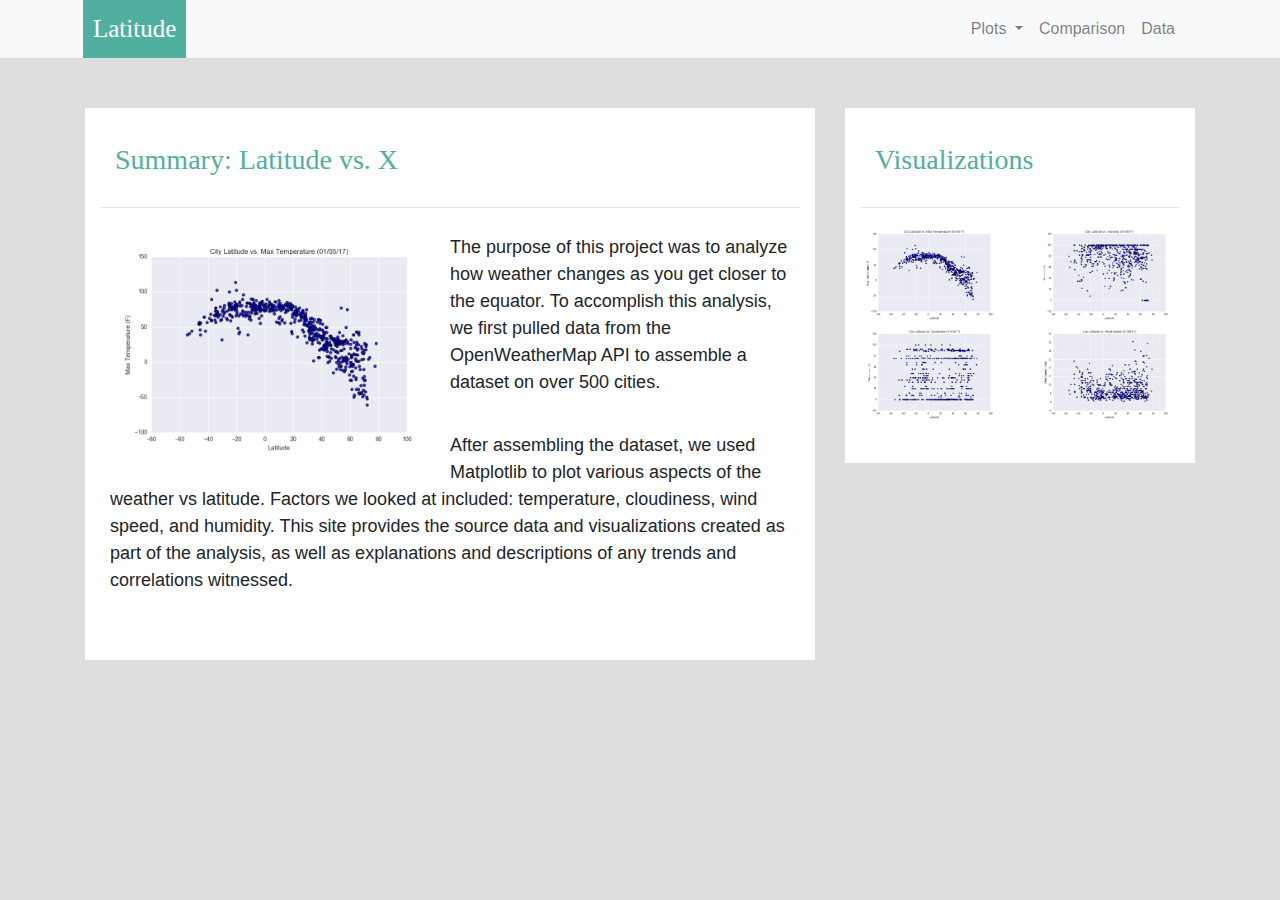
<file: index.html>
<!DOCTYPE html>
<html lang="en">

<head>
  <meta charset="UTF-8">
  <title>Latitude</title>
  <link rel="stylesheet" href="https://stackpath.bootstrapcdn.com/bootstrap/4.3.1/css/bootstrap.min.css" integrity="sha384-ggOyR0iXCbMQv3Xipma34MD+dH/1fQ784/j6cY/iJTQUOhcWr7x9JvoRxT2MZw1T" crossorigin="anonymous">

  <script src="https://code.jquery.com/jquery-3.3.1.slim.min.js" integrity="sha384-q8i/X+965DzO0rT7abK41JStQIAqVgRVzpbzo5smXKp4YfRvH+8abtTE1Pi6jizo" crossorigin="anonymous"></script>
  <script src="https://cdnjs.cloudflare.com/ajax/libs/popper.js/1.14.7/umd/popper.min.js" integrity="sha384-UO2eT0CpHqdSJQ6hJty5KVphtPhzWj9WO1clHTMGa3JDZwrnQq4sF86dIHNDz0W1" crossorigin="anonymous"></script>
  <script src="https://stackpath.bootstrapcdn.com/bootstrap/4.3.1/js/bootstrap.min.js" integrity="sha384-JjSmVgyd0p3pXB1rRibZUAYoIIy6OrQ6VrjIEaFf/nJGzIxFDsf4x0xIM+B07jRM" crossorigin="anonymous"></script>

  <link rel="stylesheet" href="style.css">
</head>
<body>
    
    <!--Navbar adjustments-->
    <nav class="navbar navbar-expand-lg navbar-light bg-light">
        <div class="container">
            <a class="navbar-brand text-white" href="index.html" >Latitude</a>
            <button class="navbar-toggler" type="button" data-toggle="collapse" data-target="#navbarSupportedContent" aria-controls="navbarSupportedContent" aria-expanded="false" aria-label="Toggle navigation">
                <span class="navbar-toggler-icon"></span>
            </button>
            
            <div class="collapse navbar-collapse" id="navbarSupportedContent">
                <ul class="navbar-nav ml-auto">    
                    <li class="nav-item dropdown">
                        <a class="nav-link dropdown-toggle" href="#" id="navbarDropdown" role="button" data-toggle="dropdown" aria-haspopup="true" aria-expanded="false">
                            Plots
                        </a>
                        <div class="dropdown-menu dropdown-menu-right" aria-labelledby="navbarDropdown">
                            <a class="dropdown-item" href="max_temp.html">Max Temperature</a>
                            <a class="dropdown-item" href="humidity.html">Humidity</a>
                            <a class="dropdown-item" href="cloudiness.html">Cloudiness</a>
                            <a class="dropdown-item" href="windspeed.html">Wind Speed</a>
                        </div>
                    </li>
                    <li class="nav-item">
                        <a class="nav-link" href="comparison.html">Comparison</a>
                    </li>
                    <li class="nav-item">
                        <a class="nav-link" href="data.html">Data</a>
                    </li>
                </ul>
            </div>
        </div>
    </nav>
    
    <!--create container, rows and columns and add images -->
    <div class="container content">    
        <div class="row">
            <div class="col-md-8">
                <div class="col-md-12">
                    <h3>Summary: Latitude vs. X </h3>
                    <hr>
                    <div class="thumbnail">
                        <img class="img-thumbnail float-left" src="Resources/assets/images/Fig1.png " width="50%" alt="temperature">
                    </div>
                    <p>The purpose of this project was to analyze how weather changes as you get closer to the equator. To accomplish this analysis, we first pulled data from the OpenWeatherMap API to assemble a dataset on over 500 cities.  </p> 
                    
                    <p>After assembling the dataset, we used Matplotlib to plot various aspects of the weather vs latitude. Factors we looked at included: temperature, cloudiness, wind speed, and humidity. This site provides the source data and visualizations created as part of the analysis, as well as explanations and descriptions of any trends and correlations witnessed.</p>
                </div>
            </div>
            <!--visualization adjustments-->
            <div class="col-md-4">
                <div class="col-md-12">
                    <h3>Visualizations</h3>
                    <hr>
                    <div class="row">
                        <div class="col-3 col-md-6">
                            <a href="max_temp.html"><img src="Resources/assets/images/Fig1.png" width="100%"  alt="temperature">
                            </a> 
                        </div>
                        <div class="col-3 col-md-6">
                            <a href="humidity.html"><img src="Resources/assets/images/Fig2.png" width="100%" alt="humidity"></a>
                        </div>
                   
                        <div class="col-3 col-md-6">
                            <a href="cloudiness.html"><img src="Resources/assets/images/Fig3.png" width="100%"  alt="cloudiness"></a>
                        </div>

                        <div class="col-3 col-md-6">
                            <a href="windspeed.html"><img src="Resources/assets/images/Fig4.png"width="100%"  alt="wind speed"></a>
                        </div>
                    </div>
                </div>
            </div>
        </div>
    </div>
</body>
</html>
</file>
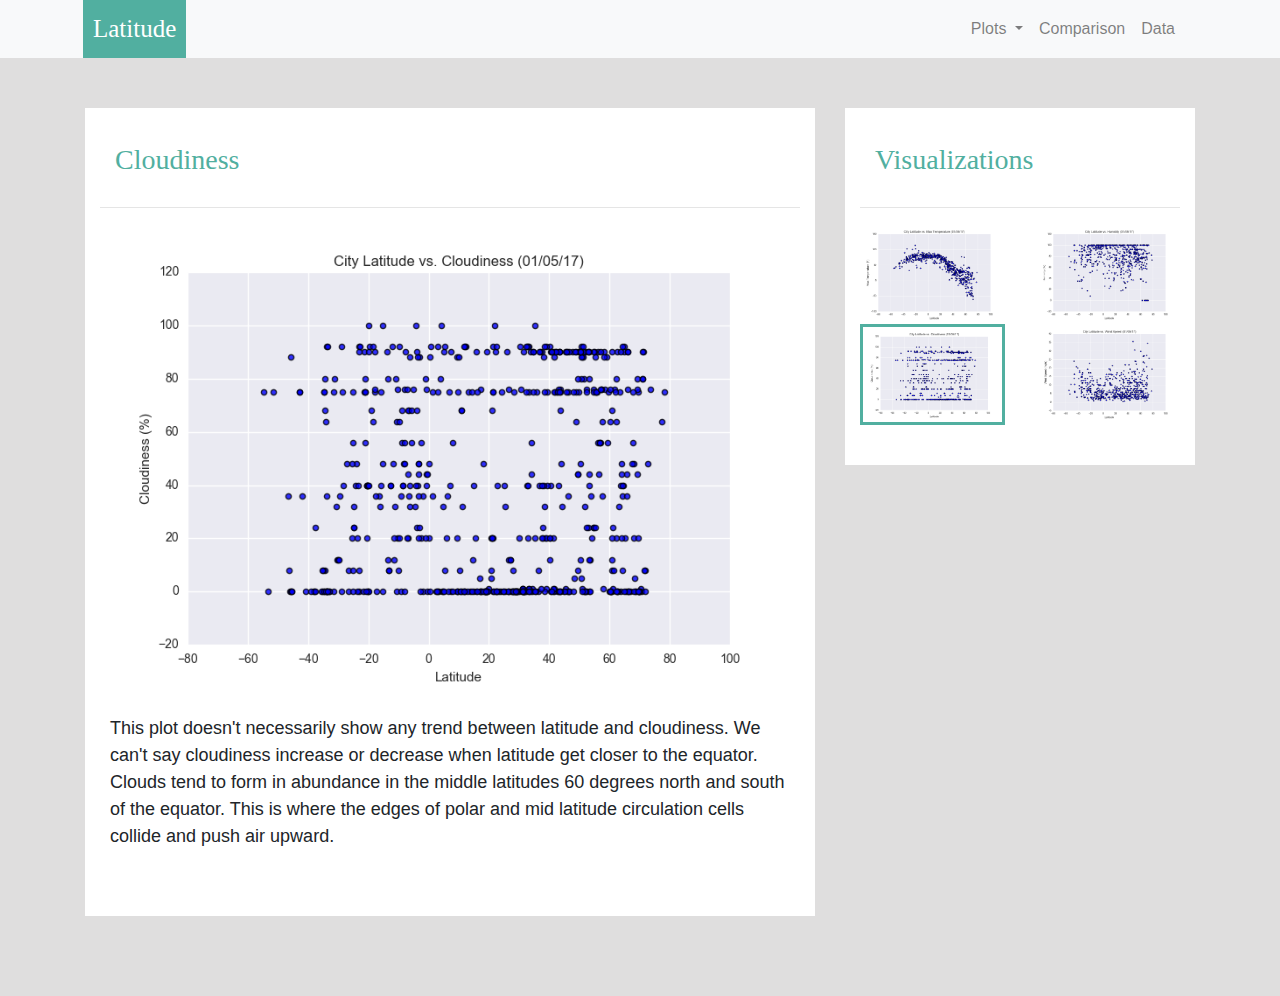
<file: cloudiness.html>
<!DOCTYPE html>
<html lang="en">

<head>
  <meta charset="UTF-8">
  <title>Cloudiness</title>
  <link rel="stylesheet" href="https://stackpath.bootstrapcdn.com/bootstrap/4.3.1/css/bootstrap.min.css" integrity="sha384-ggOyR0iXCbMQv3Xipma34MD+dH/1fQ784/j6cY/iJTQUOhcWr7x9JvoRxT2MZw1T" crossorigin="anonymous">

  <script src="https://code.jquery.com/jquery-3.3.1.slim.min.js" integrity="sha384-q8i/X+965DzO0rT7abK41JStQIAqVgRVzpbzo5smXKp4YfRvH+8abtTE1Pi6jizo" crossorigin="anonymous"></script>
  <script src="https://cdnjs.cloudflare.com/ajax/libs/popper.js/1.14.7/umd/popper.min.js" integrity="sha384-UO2eT0CpHqdSJQ6hJty5KVphtPhzWj9WO1clHTMGa3JDZwrnQq4sF86dIHNDz0W1" crossorigin="anonymous"></script>
  <script src="https://stackpath.bootstrapcdn.com/bootstrap/4.3.1/js/bootstrap.min.js" integrity="sha384-JjSmVgyd0p3pXB1rRibZUAYoIIy6OrQ6VrjIEaFf/nJGzIxFDsf4x0xIM+B07jRM" crossorigin="anonymous"></script>

  <link rel="stylesheet" href="style.css">
</head>
<body>
    <!--Navbar adjustments-->
    <nav class="navbar navbar-expand-lg navbar-light bg-light">
        <div class="container">
            <a class="navbar-brand text-white" href="index.html">Latitude</a>
            <button class="navbar-toggler" type="button" data-toggle="collapse" data-target="#navbarSupportedContent" aria-controls="navbarSupportedContent" aria-expanded="false" aria-label="Toggle navigation">
                <span class="navbar-toggler-icon"></span>
            </button>
                
            <div class="collapse navbar-collapse" id="navbarSupportedContent">
                <ul class="navbar-nav ml-auto">    
                    <li class="nav-item dropdown">
                        <a class="nav-link dropdown-toggle" href="#" id="navbarDropdown" role="button" data-toggle="dropdown" aria-haspopup="true" aria-expanded="false">
                            Plots
                        </a>
                        <div class="dropdown-menu dropdown-menu-right" aria-labelledby="navbarDropdown">
                            <a class="dropdown-item" href="max_temp.html">Max Temperature</a>
                            <a class="dropdown-item" href="humidity.html">Humidity</a>
                            <a class="dropdown-item" href="cloudiness.html">Cloudiness</a>
                            <a class="dropdown-item" href="windspeed.html">Wind Speed</a>
                        </div>
                    </li>
                    <li class="nav-item">
                        <a class="nav-link" href="comparison.html">Comparison</a>
                    </li>
                    <li class="nav-item">
                        <a class="nav-link" href="data.html">Data</a>
                    </li>
                </ul>
            </div>
        </div> 
    </nav>
    <!--cloudiness content adjustments-->
    <div class="container content">
        <div class="row">
            <div class="col-md-8">
                <div class="col-md-12">
                    <h3>Cloudiness</h3>
                    <hr>
                    <img src="Resources/assets/images/Fig3.png" width="100%" alt="cloudiness">
                    <br>
                    <p>This plot doesn't necessarily show any trend between latitude and cloudiness. We can't say cloudiness increase or decrease when latitude get closer to the equator. Clouds tend to form in abundance in the middle latitudes 60 degrees north and south of the equator. This is where the edges of polar and mid latitude circulation cells collide and push air upward. </p>
                </div>
            </div>
            <!--visualizations container adjustments-->
            <div class="col-md-4">
                <div class="col-md-12">
                    <h3>Visualizations</h3>
                    <hr>
                    <div class="row">
                        <div class="col-3 col-md-6">
                            <a href="max_temp.html"><img src="Resources/assets/images/Fig1.png" width="100%" alt="temprature"></a>
                        </div>
                       
                        <div class="col-3 col-md-6">
                            <a href="humidity.html"><img src="Resources/assets/images/Fig2.png" width="100%" alt="humidity"></a>
                        </div>
                    
                        <div class="col-3 col-md-6">
                            <a href="cloudiness.html"><img class="pic" src="Resources/assets/images/Fig3.png" width="100%" alt="cloudiness"></a>
                        </div>
                        
                        <div class="col-3 col-md-6">
                            <a href="windspeed.html"><img src="Resources/assets/images/Fig4.png" width="100%" alt="windspeed"></a>
                        </div>
                    </div>
                </div>
            </div>            
        </div>    
    </div>
</body>
</html>
</file>
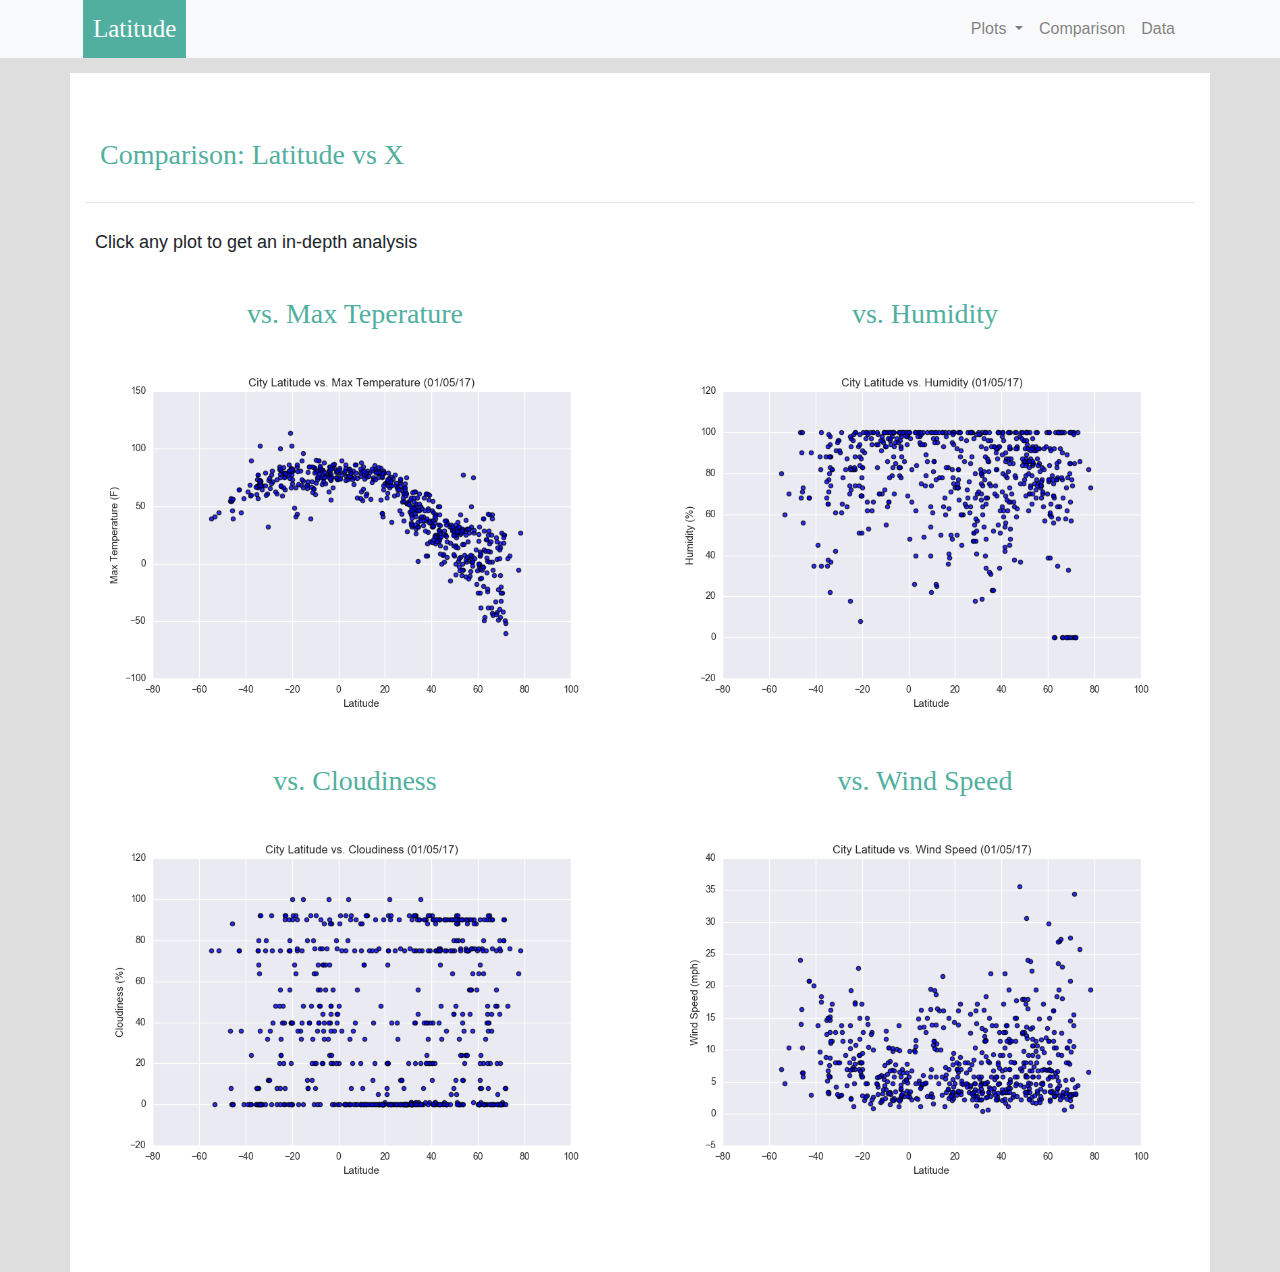
<file: comparison.html>
<!DOCTYPE html>
<html lang="en">

<head>
  <meta charset="UTF-8">
  <title>Comparison</title>
  <link rel="stylesheet" href="https://stackpath.bootstrapcdn.com/bootstrap/4.3.1/css/bootstrap.min.css" integrity="sha384-ggOyR0iXCbMQv3Xipma34MD+dH/1fQ784/j6cY/iJTQUOhcWr7x9JvoRxT2MZw1T" crossorigin="anonymous">

  <script src="https://code.jquery.com/jquery-3.3.1.slim.min.js" integrity="sha384-q8i/X+965DzO0rT7abK41JStQIAqVgRVzpbzo5smXKp4YfRvH+8abtTE1Pi6jizo" crossorigin="anonymous"></script>
  <script src="https://cdnjs.cloudflare.com/ajax/libs/popper.js/1.14.7/umd/popper.min.js" integrity="sha384-UO2eT0CpHqdSJQ6hJty5KVphtPhzWj9WO1clHTMGa3JDZwrnQq4sF86dIHNDz0W1" crossorigin="anonymous"></script>
  <script src="https://stackpath.bootstrapcdn.com/bootstrap/4.3.1/js/bootstrap.min.js" integrity="sha384-JjSmVgyd0p3pXB1rRibZUAYoIIy6OrQ6VrjIEaFf/nJGzIxFDsf4x0xIM+B07jRM" crossorigin="anonymous"></script>

  <link rel="stylesheet" href="style.css">
</head>
<body>
    <!--Navbar adjustments-->
    <nav class="navbar navbar-expand-lg navbar-light bg-light">
        <div class="container">
            <a class="navbar-brand text-white" href="index.html">Latitude</a>
            <button class="navbar-toggler" type="button" data-toggle="collapse" data-target="#navbarSupportedContent" aria-controls="navbarSupportedContent" aria-expanded="false" aria-label="Toggle navigation">
                <span class="navbar-toggler-icon"></span>
            </button>
                
            <div class="collapse navbar-collapse" id="navbarSupportedContent">
                <ul class="navbar-nav ml-auto">    
                    <li class="nav-item dropdown">
                        <a class="nav-link dropdown-toggle" href="#" id="navbarDropdown" role="button" data-toggle="dropdown" aria-haspopup="true" aria-expanded="false">
                            Plots
                        </a>
                        <div class="dropdown-menu dropdown-menu-right" aria-labelledby="navbarDropdown">
                            <a class="dropdown-item" href="temp.html">Max Temperature</a>
                            <a class="dropdown-item" href="humidity.html">Humidity</a>
                            <a class="dropdown-item" href="cloudiness.html">Cloudiness</a>
                            <a class="dropdown-item" href="windspeed.html">Wind Speed</a>
                        </div>
                    </li>
                    <li class="nav-item">
                        <a class="nav-link" href="comparison.html">Comparison</a>
                    </li>
                    <li class="nav-item">
                        <a class="nav-link" href="data.html">Data</a>
                    </li>
                </ul>
            </div>
        </div>
    </nav>
    
    <!--Add plots in a container-->
    <div class="container content bg-white">
        <h3>Comparison: Latitude vs X</h3>
        <hr>
        <p>Click any plot to get an in-depth analysis</p>
        <div class="row">
            <div class="col-md-6">
                <h3 class="text-center">vs. Max Teperature</h3>
                <a href="max_temp.html"><img width="100%" src="Resources/assets/images/Fig1.png"></a>   
            </div>
            <div class="col-md-6">
                <h3 class="text-center">vs. Humidity</h3>
                <a href="humidity.html"><img width="100%" src="Resources/assets/images/Fig2.png"></a>  
            </div>
        </div>
        <br>
        <div class="row">
            <div class="col-md-6">
                <h3 class="text-center">vs. Cloudiness </h3>
                <a href="cloudiness.html"><img width="100%" src="Resources/assets/images/Fig3.png"></a>   
            </div>
            <div class="col-md-6">
                <h3 class="text-center">vs. Wind Speed</h3>
                <a href="windspeed.html"><img width="100%" src="Resources/assets/images/Fig4.png"></a>  
            </div>
        </div>   
    </div>  
</body>
</html>
</file>
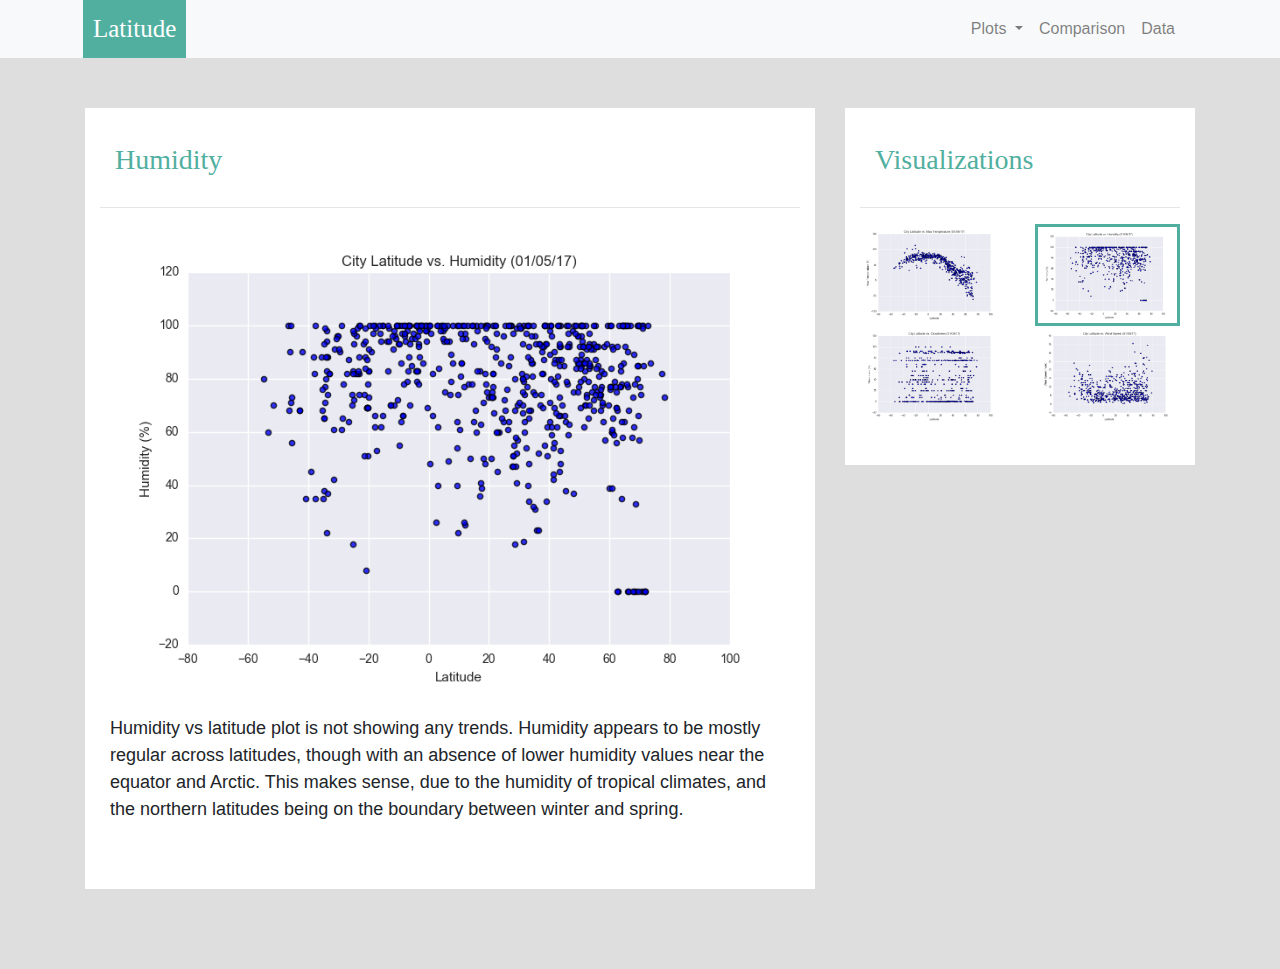
<file: humidity.html>
<!DOCTYPE html>
<html lang="en">

<head>
  <meta charset="UTF-8">
  <title>Humidity</title>
  <link rel="stylesheet" href="https://stackpath.bootstrapcdn.com/bootstrap/4.3.1/css/bootstrap.min.css" integrity="sha384-ggOyR0iXCbMQv3Xipma34MD+dH/1fQ784/j6cY/iJTQUOhcWr7x9JvoRxT2MZw1T" crossorigin="anonymous">

  <script src="https://code.jquery.com/jquery-3.3.1.slim.min.js" integrity="sha384-q8i/X+965DzO0rT7abK41JStQIAqVgRVzpbzo5smXKp4YfRvH+8abtTE1Pi6jizo" crossorigin="anonymous"></script>
  <script src="https://cdnjs.cloudflare.com/ajax/libs/popper.js/1.14.7/umd/popper.min.js" integrity="sha384-UO2eT0CpHqdSJQ6hJty5KVphtPhzWj9WO1clHTMGa3JDZwrnQq4sF86dIHNDz0W1" crossorigin="anonymous"></script>
  <script src="https://stackpath.bootstrapcdn.com/bootstrap/4.3.1/js/bootstrap.min.js" integrity="sha384-JjSmVgyd0p3pXB1rRibZUAYoIIy6OrQ6VrjIEaFf/nJGzIxFDsf4x0xIM+B07jRM" crossorigin="anonymous"></script>

  <link rel="stylesheet" href="style.css">
</head>
<body>
    <!--Navbar adjustments-->
    <nav class="navbar navbar-expand-lg navbar-light bg-light">
        <div class="container">
            <a class="navbar-brand text-white" href="index.html">Latitude</a>
            <button class="navbar-toggler" type="button" data-toggle="collapse" data-target="#navbarSupportedContent" aria-controls="navbarSupportedContent" aria-expanded="false" aria-label="Toggle navigation">
                <span class="navbar-toggler-icon"></span>
            </button>
                
            <div class="collapse navbar-collapse" id="navbarSupportedContent">
                <ul class="navbar-nav ml-auto">    
                    <li class="nav-item dropdown">
                        <a class="nav-link dropdown-toggle" href="#" id="navbarDropdown" role="button" data-toggle="dropdown" aria-haspopup="true" aria-expanded="false">
                            Plots
                        </a>
                        <div class="dropdown-menu dropdown-menu-right" aria-labelledby="navbarDropdown">
                            <a class="dropdown-item" href="temp.html">Max Temperature</a>
                            <a class="dropdown-item" href="humidity.html">Humidity</a>
                            <a class="dropdown-item" href="cloudiness.html">Cloudiness</a>
                            <a class="dropdown-item" href="windspeed.html">Wind Speed</a>
                        </div>
                    </li>
                    <li class="nav-item">
                        <a class="nav-link" href="comparison.html">Comparison</a>
                    </li>
                    <li class="nav-item">
                        <a class="nav-link" href="data.html">Data</a>
                    </li>
                </ul>
            </div>
        </div>
    </nav>

    <div class="container content">
        <div class="row">
            <div class="col-md-8">
                <div class="col-md-12">
                    <h3>Humidity</h3>
                    <hr>
                    
                    <img src="Resources/assets/images/Fig2.png" width="100%" alt="humidity">
                    <br>
                    <p>Humidity vs latitude plot is not showing any trends. Humidity appears to be mostly regular across latitudes, though with an absence of lower humidity values near the equator and Arctic. This makes sense, due to the humidity of tropical climates, and the northern latitudes being on the boundary between winter and spring.  </p>
                </div>
            </div>
<!--visualization part of the page-->            
            <div class="col-md-4">
                <div class="col-md-12">
                    <h3>Visualizations</h3>
                    <hr>
                    <div class="row">
                        <div class="col-3 col-md-6">
                            <a href="max_temp.html"><img src="Resources/assets/images/Fig1.png" width="100%" alt="temprature">
                            </a>
                        </div>
                        
                        <div class="col-3 col-md-6">
                            <a href="humidity.html"><img class="pic" src="Resources/assets/images/Fig2.png" width="100%" alt="humidity"></a>
                        </div>
                    
                        <div class="col-3 col-md-6">
                            <a href="cloudiness.html"><img src="Resources/assets/images/Fig3.png" width="100%" alt="cloudiness"></a>
                        </div>
                        
                        <div class="col-3 col-md-6">
                            <a href="windspeed.html"><img src="Resources/assets/images/Fig4.png" width="100%" alt="windspeed"></a>
                        </div>
                    </div>
                </div>
            </div>            
        </div>    
    </div>
</body>
</html>
</file>
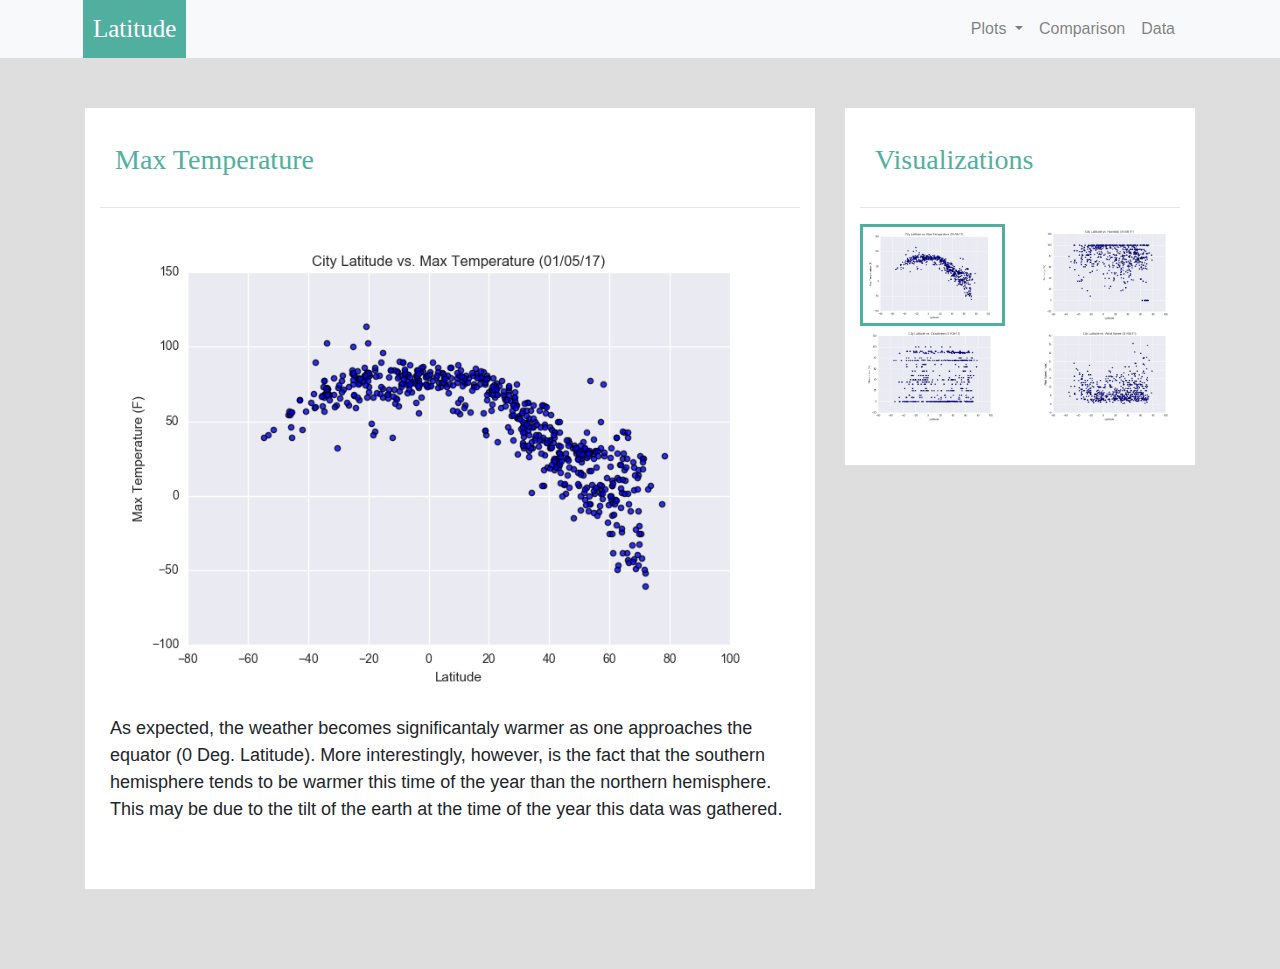
<file: max_temp.html>
<!DOCTYPE html>
<html lang="en">

<head>
  <meta charset="UTF-8">
  <title>Temperature</title>
  <link rel="stylesheet" href="https://stackpath.bootstrapcdn.com/bootstrap/4.3.1/css/bootstrap.min.css" integrity="sha384-ggOyR0iXCbMQv3Xipma34MD+dH/1fQ784/j6cY/iJTQUOhcWr7x9JvoRxT2MZw1T" crossorigin="anonymous">

  <script src="https://code.jquery.com/jquery-3.3.1.slim.min.js" integrity="sha384-q8i/X+965DzO0rT7abK41JStQIAqVgRVzpbzo5smXKp4YfRvH+8abtTE1Pi6jizo" crossorigin="anonymous"></script>
  <script src="https://cdnjs.cloudflare.com/ajax/libs/popper.js/1.14.7/umd/popper.min.js" integrity="sha384-UO2eT0CpHqdSJQ6hJty5KVphtPhzWj9WO1clHTMGa3JDZwrnQq4sF86dIHNDz0W1" crossorigin="anonymous"></script>
  <script src="https://stackpath.bootstrapcdn.com/bootstrap/4.3.1/js/bootstrap.min.js" integrity="sha384-JjSmVgyd0p3pXB1rRibZUAYoIIy6OrQ6VrjIEaFf/nJGzIxFDsf4x0xIM+B07jRM" crossorigin="anonymous"></script>

  <link rel="stylesheet" href="style.css">
</head>
<body>
    <!--Navbar adjustments-->
    <nav class="navbar navbar-expand-lg navbar-light bg-light">
        <div class="container">
            <a class="navbar-brand text-white" href="index.html">Latitude</a>
            <button class="navbar-toggler" type="button" data-toggle="collapse" data-target="#navbarSupportedContent" aria-controls="navbarSupportedContent" aria-expanded="false" aria-label="Toggle navigation">
                <span class="navbar-toggler-icon"></span>
            </button>
                
            <div class="collapse navbar-collapse" id="navbarSupportedContent">
                <ul class="navbar-nav ml-auto">    
                    <li class="nav-item dropdown">
                        <a class="nav-link dropdown-toggle" href="#" id="navbarDropdown" role="button" data-toggle="dropdown" aria-haspopup="true" aria-expanded="false">
                            Plots
                        </a>
                        <div class="dropdown-menu dropdown-menu-right" aria-labelledby="navbarDropdown">
                            <a class="dropdown-item" href="temp.html">Max Temperature</a>
                            <a class="dropdown-item" href="humidity.html">Humidity</a>
                            <a class="dropdown-item" href="cloudiness.html">Cloudiness</a>
                            <a class="dropdown-item" href="windspeed.html">Wind Speed</a>
                        </div>
                    </li>
                    <li class="nav-item">
                        <a class="nav-link" href="comparison.html">Comparison</a>
                    </li>
                    <li class="nav-item">
                        <a class="nav-link" href="data.html">Data</a>
                    </li>
                </ul>
            </div>
        </div>
    </nav>
    <!--temprature content adjustments-->
    <div class="container content">
        <div class="row">
            <div class="col-md-8">
                <div class="col-md-12">
                    <h3>Max Temperature</h3>
                    <hr>
                    <img src="Resources/assets/images/Fig1.png" width="100%" alt="temperature">
                    <br>
                    <p>As expected, the weather becomes significantaly warmer as one approaches the equator (0 Deg. Latitude). More interestingly, however, is the fact that the southern hemisphere tends to be warmer this time of the year than the northern hemisphere. This may be due to the tilt of the earth at the time of the year this data was gathered.</p>
                </div>
            </div>
            <!--visualizations container -->
            <div class="col-md-4">
                <div class="col-md-12">
                    <h3>Visualizations</h3>
                    <hr>
                    <div class="row">
                        <div class="col-3 col-md-6">
                            <a href="max_temp.html"><img class="pic" src="Resources/assets/images/Fig1.png" width="100%" alt="temprature"></a>
                        </div>
                        
                        <div class="col-3 col-md-6">
                            <a href="humidity.html"><img src="Resources/assets/images/Fig2.png" width="100%" alt="humidity"></a>
                        </div>
                    
                        <div class="col-3 col-md-6">
                            <a href="cloudiness.html"><img src="Resources/assets/images/Fig3.png" width="100%" alt="cloudiness"></a>
                        </div>
                        
                        <div class="col-3 col-md-6">
                            <a href="windspeed.html"><img src="Resources/assets/images/Fig4.png" width="100%" alt="windspeed"></a>
                        </div>
                    </div>
                </div>
            </div>            
        </div>    
    </div>
</body>
</html>
</file>
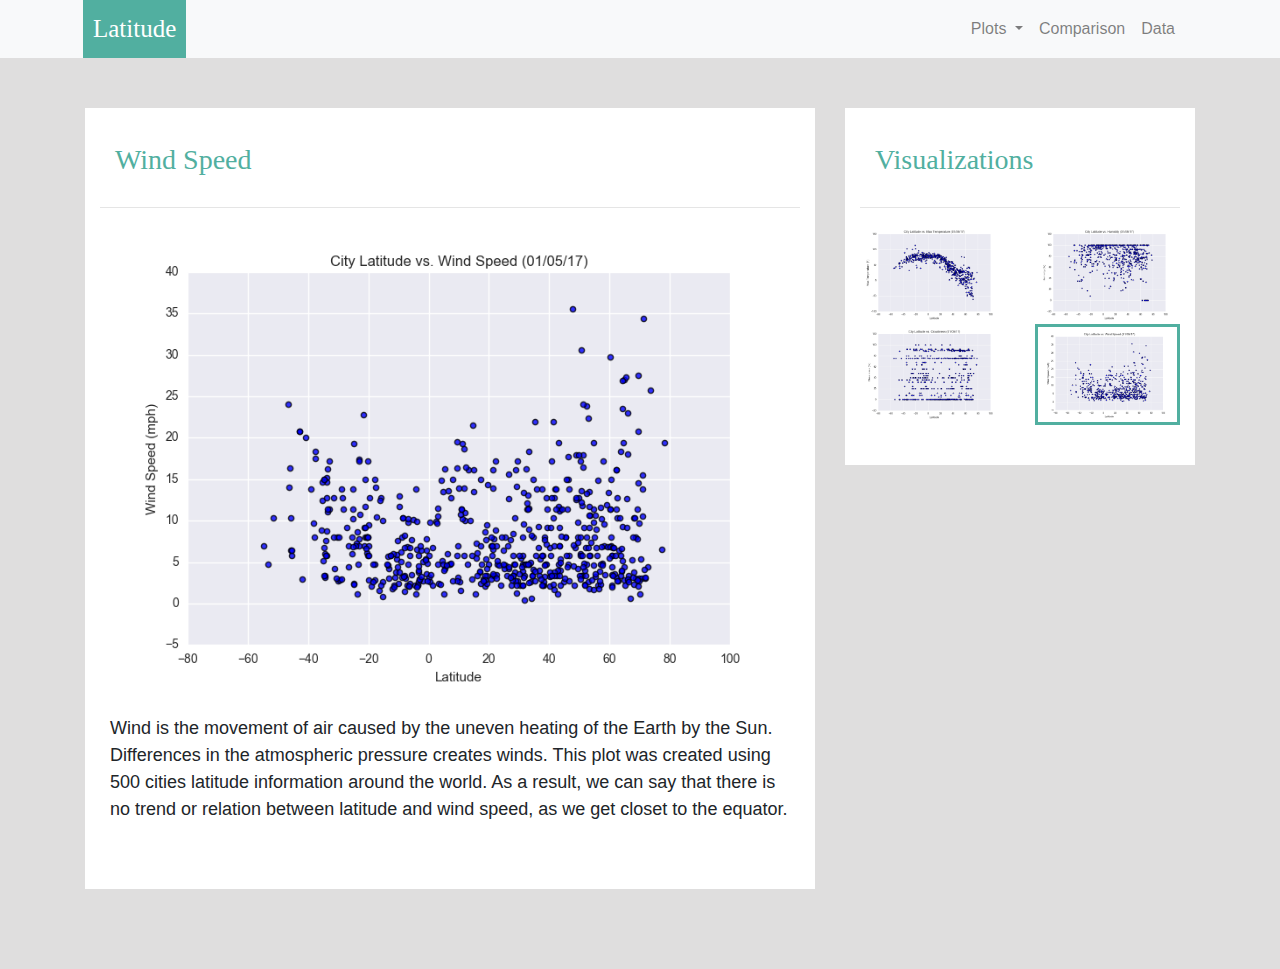
<file: windspeed.html>
<!DOCTYPE html>
<html lang="en">

<head>
  <meta charset="UTF-8">
  <title>Wind Speed</title>
  <link rel="stylesheet" href="https://stackpath.bootstrapcdn.com/bootstrap/4.3.1/css/bootstrap.min.css" integrity="sha384-ggOyR0iXCbMQv3Xipma34MD+dH/1fQ784/j6cY/iJTQUOhcWr7x9JvoRxT2MZw1T" crossorigin="anonymous">

  <script src="https://code.jquery.com/jquery-3.3.1.slim.min.js" integrity="sha384-q8i/X+965DzO0rT7abK41JStQIAqVgRVzpbzo5smXKp4YfRvH+8abtTE1Pi6jizo" crossorigin="anonymous"></script>
  <script src="https://cdnjs.cloudflare.com/ajax/libs/popper.js/1.14.7/umd/popper.min.js" integrity="sha384-UO2eT0CpHqdSJQ6hJty5KVphtPhzWj9WO1clHTMGa3JDZwrnQq4sF86dIHNDz0W1" crossorigin="anonymous"></script>
  <script src="https://stackpath.bootstrapcdn.com/bootstrap/4.3.1/js/bootstrap.min.js" integrity="sha384-JjSmVgyd0p3pXB1rRibZUAYoIIy6OrQ6VrjIEaFf/nJGzIxFDsf4x0xIM+B07jRM" crossorigin="anonymous"></script>

  <link rel="stylesheet" href="style.css">
</head>
<body>
    <!--Navbar adjustments-->
    <nav class="navbar navbar-expand-lg navbar-light bg-light">
        <div class="container">
            <a class="navbar-brand text-white" href="index.html">Latitude</a>
            <button class="navbar-toggler" type="button" data-toggle="collapse" data-target="#navbarSupportedContent" aria-controls="navbarSupportedContent" aria-expanded="false" aria-label="Toggle navigation">
                <span class="navbar-toggler-icon"></span>
            </button>
                
            <div class="collapse navbar-collapse" id="navbarSupportedContent">
                <ul class="navbar-nav ml-auto">    
                    <li class="nav-item dropdown">
                        <a class="nav-link dropdown-toggle" href="#" id="navbarDropdown" role="button" data-toggle="dropdown" aria-haspopup="true" aria-expanded="false">
                            Plots
                        </a>
                        <div class="dropdown-menu dropdown-menu-right" aria-labelledby="navbarDropdown">
                            <a class="dropdown-item" href="max_temp.html">Max Temperature</a>
                            <a class="dropdown-item" href="humidity.html">Humidity</a>
                            <a class="dropdown-item" href="cloudiness.html">Cloudiness</a>
                            <a class="dropdown-item" href="windspeed.html">Wind Speed</a>
                        </div>
                    </li>
                    <li class="nav-item">
                        <a class="nav-link" href="comparison.html">Comparison</a>
                    </li>
                    <li class="nav-item">
                        <a class="nav-link" href="data.html">Data</a>
                    </li>
                </ul>
            </div>
        </div>
    </nav>
    <!--wind speed content adjustments-->
    <div class="container content">
        <div class="row">
            <div class="col-md-8">
                <div class="col-md-12">
                    <h3>Wind Speed</h3>
                    <hr>
                    <img src="Resources/assets/images/Fig4.png" width="100%" alt="wind speed">
                    <br>
                    <p>Wind is the movement of air caused by the uneven heating of the Earth by the Sun. Differences in the atmospheric pressure creates winds. This plot was created using 500 cities latitude information around the world. As a result, we can say that there is no trend or relation between latitude and wind speed, as we get closet to the equator. </p>
                </div>
            </div>
            <!--visualizations container adjustments-->
            <div class="col-md-4">
                <div class="col-md-12">
                    <h3>Visualizations</h3>
                    <hr>
                    <div class="row">
                        <div class="col-3 col-md-6">
                            <a href="max_temp.html"><img src="Resources/assets/images/Fig1.png" width="100%" alt="temprature"></a>
                        </div>
                        
                        <div class="col-3 col-md-6">
                            <a href="humidity.html"><img src="Resources/assets/images/Fig2.png" width="100%" alt="humidity"></a>
                        </div>
                        
                        <div class="col-3 col-md-6">
                            <a href="cloudiness.html"><img src="Resources/assets/images/Fig3.png" width="100%" alt="cloudiness"></a>
                        </div>
                        
                        <div class="col-3 col-md-6">
                            <a href="windspeed.html"><img class="pic" src="Resources/assets/images/Fig4.png" width="100%" alt="windspeed"></a>
                        </div>
                    </div>
                </div>
            </div>            
        </div>    
    </div>
</body>
</html>
</file>
<file: style.css>
/* navbar styling*/
a.navbar-brand{
    margin-left: 10px;
    padding: 10px;
    background-color: rgb(81, 175, 160);
    font-family: 'Times New Roman', Times, serif;
    font-size: 25px;
}

/* header styling*/
h1{
    position: center;
}
h3{
    color: rgb(81, 175, 160);
    font-family: Georgia, 'Times New Roman', Times, serif;
    padding: 15px;
}

.dataframe {
    margin-left: auto;
    margin-right: auto;
  }

/* image styling*/
.img-thumbnail{
    padding:10px;
    border: none;
}

/* fontstyling for text*/
p{
   font-family: Arial, Helvetica, sans-serif;
   font-size: large;
   padding:10px;
}

/* body background*/
body{
    background-color: rgb(223, 222, 222);
}
.col-md-12{
    background-color: white;
    padding-top: 20px;
    padding-bottom:40px;
}

/* image border styling*/
.pic{
    border: 3px solid rgb(81, 175, 160);
}
/* navbar styling*/
.navbar{
    padding-top:0px;
    padding-bottom: 0px;
    padding-right:40px;
}

.nav-item.dropdown.show {
    background-color: #ddd;
}

.dropdown-menu {
    margin: 0;
}

/* content styling*/
.content {
    padding-top: 50px;
    padding-bottom: 80px;
    overflow: hidden;
}

.content.bg-white {
    margin-top: 15px;
}


/* table formatting*/
#table-area th {
    text-align: center;
    background-color: whitesmoke;
    color: black;
  }
  
  #table-area th:first-child,
  #table-area th:nth-child(2),
  #table-area th:nth-child(6) {
    min-width: 70px;
  }
  
  #table-area tbody {
    text-align: center;
    background-color: whitesmoke;
    color: black;
  }

/* small screen adjustments*/
@media(max-width:767px){
    .navbar.bg-light{
        background-color: rgb(81, 175, 160)!important;    
    }

    .navbar-collapse{
        background-color: #f8f9fa;
    }
    .navbar{
        padding:inherit;
    }
}
</file>
